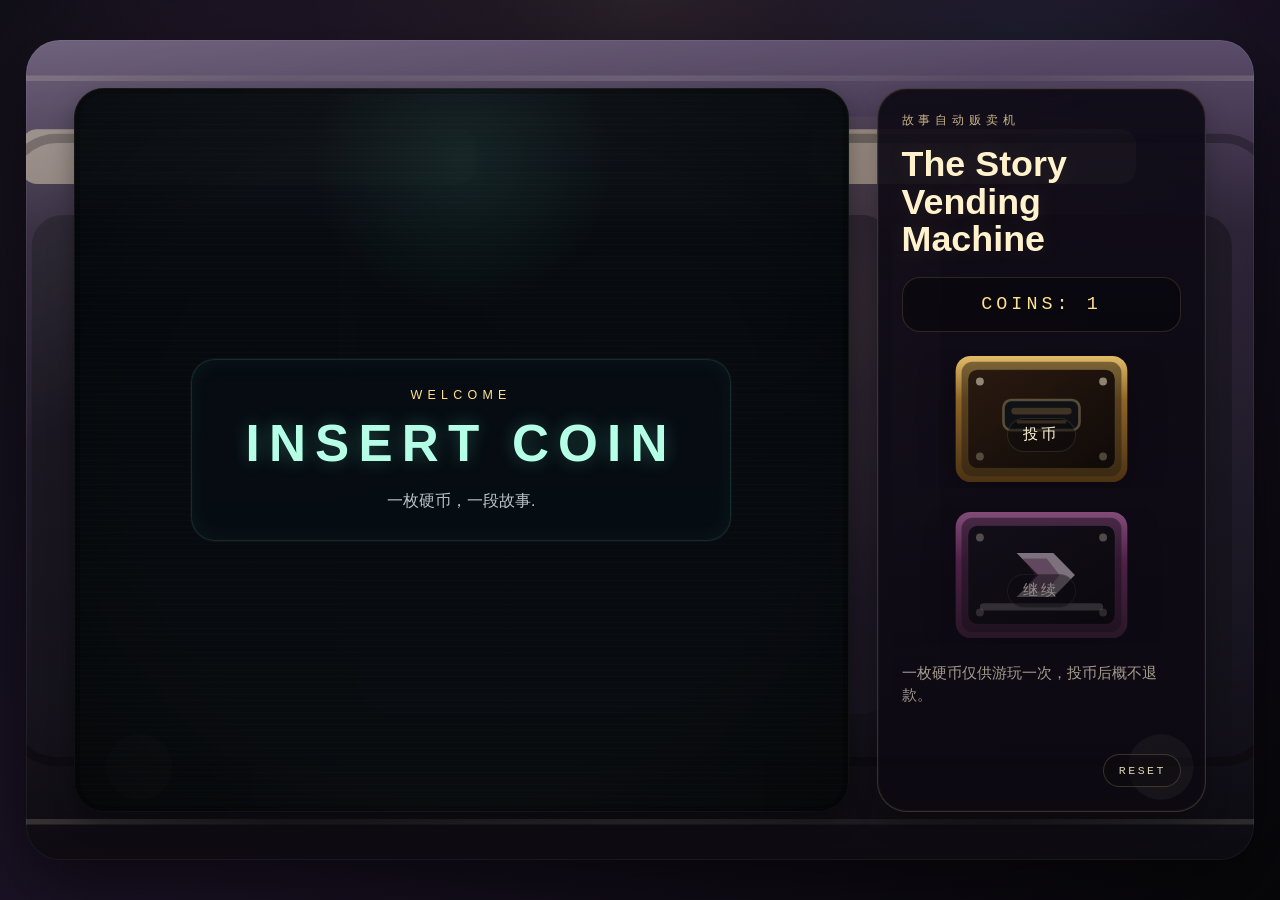
<file: everytech/index.html>
<!DOCTYPE html>
<html lang="en">
<head>
  <meta charset="UTF-8">
  <meta name="viewport" content="width=device-width, initial-scale=1.0">
  <title>The Story Vending Machine</title>
  <link rel="stylesheet" href="./styles.css">
</head>
<body>
  <main class="page">
    <section class="machine" id="machine" aria-label="The Story Vending Machine">
      <div class="machine__art" aria-hidden="true"></div>

      <div class="machine__frame">
        <section class="screen" aria-live="polite">
          <div class="screen__lights screen__lights--top" aria-hidden="true"></div>
          <div class="screen__lights screen__lights--right" aria-hidden="true"></div>
          <div class="screen__lights screen__lights--bottom" aria-hidden="true"></div>
          <div class="screen__lights screen__lights--left" aria-hidden="true"></div>

          <div class="view view--idle" data-view="idle">
            <div class="idle-card">
              <p class="idle-card__eyebrow">WELCOME</p>
              <h2 class="idle-card__title">INSERT COIN</h2>
              <p class="idle-card__copy">一枚硬币，一段故事.</p>
            </div>
          </div>

          <div class="view view--boot" data-view="boot" hidden>
            <div class="boot-card">
              <p class="boot-card__title" id="bootTitle"></p>
              <p class="boot-card__subtitle" id="bootSubtitle"></p>
            </div>
          </div>

          <div class="view view--chat" data-view="chat" hidden>
            <div class="chat-shell">
              <div class="chat-log" id="chatLog"></div>
            </div>
          </div>

          <div class="view view--complete" data-view="complete" hidden>
            <div class="complete-card">
              <p class="complete-card__eyebrow">END OF LINE</p>
              <h2 class="complete-card__title">STORY COMPLETE</h2>
              <p class="complete-card__copy">随着机器发出的光黯淡下来，屏幕后面的故事也随之沉默.</p>
            </div>
          </div>
        </section>

        <aside class="panel" aria-label="Machine controls">
          <p class="panel__eyebrow">故事自动贩卖机</p>
          <h1 class="panel__title" id="storyTitle">The Story Vending Machine</h1>

          <div class="counter" id="coinCounter">COINS: 1</div>

          <button class="machine-button machine-button--coin" id="coinButton" type="button">
            <span class="machine-button__art" aria-hidden="true"></span>
            <span class="machine-button__label">投币</span>
          </button>

          <button class="machine-button machine-button--next" id="nextButton" type="button" disabled>
            <span class="machine-button__art" aria-hidden="true"></span>
            <span class="machine-button__label">继续</span>
          </button>

          <p class="panel__hint" id="panelHint">一枚硬币仅供游玩一次，投币后概不退款。</p>

          <div class="panel__footer">
            <button class="reset-button" id="resetButton" type="button">RESET</button>
          </div>
        </aside>
      </div>

      <div class="toast" id="toast" role="status" aria-live="polite" hidden></div>
    </section>
  </main>

  <script type="module" src="./script.js"></script>
</body>
</html>
</file>
<file: everytech/styles.css>
:root {
  --page-bg-1: #110f18;
  --page-bg-2: #1c1327;
  --page-bg-3: #07070a;
  --machine-body: url("./assets/machine-body.svg");
  --coin-slot-skin: url("./assets/coin-slot.svg");
  --next-slot-skin: url("./assets/next-button.svg");
  --screen-bg: rgba(8, 12, 16, 0.92);
  --screen-line: rgba(129, 255, 220, 0.15);
  --screen-text: #b5ffe7;
  --screen-dim: rgba(181, 255, 231, 0.45);
  --panel-bg: rgba(17, 10, 24, 0.7);
  --panel-border: rgba(255, 218, 145, 0.18);
  --accent: #ffe08d;
  --accent-2: #ff7ce2;
  --shadow: rgba(0, 0, 0, 0.55);
}

* {
  box-sizing: border-box;
}

html,
body {
  margin: 0;
  min-height: 100%;
}

body {
  font-family: "Trebuchet MS", "Segoe UI", sans-serif;
  color: #f4e7cf;
  background:
    radial-gradient(circle at top, rgba(255, 214, 140, 0.08), transparent 30%),
    radial-gradient(circle at 20% 20%, rgba(255, 125, 226, 0.09), transparent 24%),
    radial-gradient(circle at 80% 15%, rgba(103, 245, 206, 0.08), transparent 20%),
    linear-gradient(135deg, var(--page-bg-1), var(--page-bg-2) 48%, var(--page-bg-3));
  overflow: hidden;
}

.page {
  min-height: 100vh;
  display: grid;
  place-items: center;
  padding: 24px;
}

.machine {
  position: relative;
  width: min(96vw, 1320px);
  aspect-ratio: 16 / 9;
  min-height: min(92vh, 820px);
  padding: 26px;
  border-radius: 34px;
  overflow: hidden;
  background:
    var(--machine-body) center center / cover no-repeat,
    linear-gradient(180deg, rgba(41, 28, 50, 0.8), rgba(11, 10, 16, 0.96));
  box-shadow:
    0 28px 80px rgba(0, 0, 0, 0.6),
    inset 0 0 0 1px rgba(255, 255, 255, 0.06);
}

.machine__art {
  position: absolute;
  inset: 0;
  background:
    linear-gradient(160deg, rgba(255, 255, 255, 0.12), transparent 32%),
    linear-gradient(345deg, rgba(0, 0, 0, 0.12), transparent 45%);
  pointer-events: none;
}

.machine__frame {
  position: relative;
  z-index: 1;
  height: 100%;
  display: grid;
  grid-template-columns: minmax(0, 2.35fr) minmax(280px, 1fr);
  gap: 28px;
  padding: 22px;
}

.screen,
.panel {
  min-height: 0;
}

.screen {
  position: relative;
  overflow: hidden;
  border-radius: 30px;
  background:
    radial-gradient(circle at 50% 10%, rgba(106, 255, 212, 0.08), transparent 20%),
    linear-gradient(180deg, rgba(6, 11, 16, 0.98), rgba(5, 8, 11, 0.93));
  box-shadow:
    inset 0 0 0 1px rgba(255, 255, 255, 0.06),
    inset 0 0 0 6px rgba(0, 0, 0, 0.32),
    0 10px 25px rgba(0, 0, 0, 0.35);
}

.screen::before,
.screen::after {
  content: "";
  position: absolute;
  inset: 0;
  pointer-events: none;
}

.screen::before {
  background:
    repeating-linear-gradient(
      to bottom,
      rgba(255, 255, 255, 0.02) 0,
      rgba(255, 255, 255, 0.02) 1px,
      transparent 1px,
      transparent 6px
    );
  opacity: 0.6;
}

.screen::after {
  background:
    radial-gradient(circle at center, transparent 58%, rgba(0, 0, 0, 0.36)),
    linear-gradient(180deg, rgba(255, 255, 255, 0.04), transparent 30%, rgba(255, 255, 255, 0.02));
  opacity: 0.95;
}

.screen__lights {
  position: absolute;
  z-index: 2;
  opacity: 0;
  transition: opacity 1.4s ease;
  pointer-events: none;
  filter: drop-shadow(0 0 8px rgba(255, 224, 141, 0.8));
  animation-play-state: paused;
}

.screen__lights--top,
.screen__lights--bottom {
  left: 18px;
  right: 18px;
  height: 14px;
  background-image: radial-gradient(circle, rgba(255, 232, 169, 0.98) 0 34%, transparent 37%);
  background-size: 22px 14px;
}

.screen__lights--top {
  top: 12px;
  animation: lightsPulse 1.15s ease-in-out infinite;
}

.screen__lights--bottom {
  bottom: 12px;
  animation: lightsPulse 1.15s ease-in-out infinite 0.45s;
}

.screen__lights--left,
.screen__lights--right {
  top: 18px;
  bottom: 18px;
  width: 14px;
  background-image: radial-gradient(circle, rgba(255, 125, 226, 0.96) 0 34%, transparent 37%);
  background-size: 14px 22px;
}

.screen__lights--left {
  left: 12px;
  animation: lightsPulse 1.15s ease-in-out infinite 0.25s;
}

.screen__lights--right {
  right: 12px;
  animation: lightsPulse 1.15s ease-in-out infinite 0.65s;
}

.machine.is-active .screen__lights,
.machine.is-complete .screen__lights {
  opacity: 1;
  animation-play-state: running;
}

.machine.is-complete .screen__lights {
  opacity: 0.48;
  transition-duration: 2.4s;
}

.view {
  position: absolute;
  inset: 28px;
  z-index: 1;
  min-height: 0;
}

.view[hidden] {
  display: none;
}

.view--idle,
.view--boot,
.view--complete {
  display: grid;
  place-items: center;
}

.idle-card,
.boot-card,
.complete-card {
  width: min(100%, 540px);
  padding: 28px 30px;
  border-radius: 24px;
  background: linear-gradient(180deg, rgba(7, 13, 19, 0.72), rgba(7, 13, 19, 0.92));
  border: 1px solid rgba(118, 255, 217, 0.13);
  box-shadow:
    0 0 0 1px rgba(255, 255, 255, 0.03),
    inset 0 0 22px rgba(95, 255, 201, 0.05);
  text-align: center;
}

.idle-card__eyebrow,
.complete-card__eyebrow {
  margin: 0 0 12px;
  color: var(--accent);
  font-size: 0.78rem;
  letter-spacing: 0.42em;
  text-transform: uppercase;
}

.idle-card__title,
.complete-card__title {
  margin: 0;
  color: var(--screen-text);
  font-size: clamp(2rem, 4vw, 4rem);
  letter-spacing: 0.18em;
  text-shadow: 0 0 18px rgba(111, 255, 215, 0.25);
}

.idle-card__copy,
.complete-card__copy {
  margin: 16px 0 0;
  color: rgba(232, 241, 246, 0.8);
  font-size: 0.98rem;
  line-height: 1.5;
}

.boot-card {
  text-align: left;
  font-family: "Courier New", Courier, monospace;
}

.boot-card__title,
.boot-card__subtitle {
  margin: 0;
  color: var(--screen-text);
  text-shadow: 0 0 8px rgba(81, 255, 201, 0.25);
}

.boot-card__title {
  min-height: 3.5em;
  font-size: clamp(1.4rem, 2.8vw, 2.4rem);
  letter-spacing: 0.18em;
}

.boot-card__subtitle {
  margin-top: 14px;
  font-size: clamp(1rem, 1.8vw, 1.25rem);
  letter-spacing: 0.3em;
  color: rgba(181, 255, 231, 0.8);
}

.chat-shell {
  position: relative;
  height: 100%;
  border-radius: 24px;
  background:
    linear-gradient(180deg, rgba(10, 15, 18, 0.96), rgba(4, 9, 11, 0.98)),
    radial-gradient(circle at top, rgba(68, 255, 210, 0.08), transparent 42%);
  border: 1px solid rgba(118, 255, 217, 0.16);
  box-shadow:
    inset 0 0 0 1px rgba(255, 255, 255, 0.03),
    inset 0 0 20px rgba(73, 255, 205, 0.08);
  overflow: hidden;
}

.chat-shell::before {
  content: "";
  position: absolute;
  inset: 0;
  pointer-events: none;
  background:
    repeating-linear-gradient(
      to bottom,
      rgba(255, 255, 255, 0.02) 0,
      rgba(255, 255, 255, 0.02) 1px,
      transparent 1px,
      transparent 5px
    );
  opacity: 0.4;
}

.chat-log {
  position: relative;
  height: 100%;
  padding: 22px;
  overflow-y: auto;
  color: var(--screen-text);
  font-family: "Courier New", Courier, monospace;
  scrollbar-color: rgba(128, 255, 218, 0.55) rgba(255, 255, 255, 0.05);
}

.chat-log::-webkit-scrollbar {
  width: 10px;
}

.chat-log::-webkit-scrollbar-track {
  background: rgba(255, 255, 255, 0.04);
}

.chat-log::-webkit-scrollbar-thumb {
  background: rgba(128, 255, 218, 0.55);
  border-radius: 999px;
}

.message {
  max-width: 86%;
  margin: 0 0 16px;
  padding: 14px 16px;
  border-radius: 18px;
  background: rgba(12, 24, 22, 0.78);
  border: 1px solid rgba(126, 255, 223, 0.14);
  box-shadow: 0 0 18px rgba(0, 0, 0, 0.18);
}

.message__speaker {
  display: block;
  margin-bottom: 8px;
  color: var(--accent);
  font-size: 0.72rem;
  letter-spacing: 0.28em;
  text-transform: uppercase;
}

.message__body {
  margin: 0;
  font-size: 1rem;
  line-height: 1.6;
  color: rgba(189, 255, 234, 0.95);
}

.message--typing {
  display: inline-flex;
  gap: 6px;
  align-items: center;
  padding-block: 16px;
}

.message--typing .typing-dot {
  width: 8px;
  height: 8px;
  border-radius: 50%;
  background: var(--screen-text);
  opacity: 0.25;
  animation: typingDot 1s infinite ease-in-out;
}

.message--typing .typing-dot:nth-child(2) {
  animation-delay: 0.15s;
}

.message--typing .typing-dot:nth-child(3) {
  animation-delay: 0.3s;
}

.message--end {
  max-width: 100%;
  margin-top: 20px;
  border-style: dashed;
  background: rgba(32, 16, 23, 0.78);
  border-color: rgba(255, 224, 141, 0.24);
}

.message--end .message__body {
  color: #fff2cc;
  letter-spacing: 0.08em;
}

.panel {
  display: flex;
  flex-direction: column;
  gap: 18px;
  justify-content: flex-start;
  padding: 24px;
  border-radius: 30px;
  background:
    linear-gradient(180deg, rgba(14, 10, 22, 0.94), rgba(12, 8, 17, 0.76)),
    linear-gradient(150deg, rgba(255, 227, 154, 0.05), transparent 35%);
  border: 1px solid var(--panel-border);
  box-shadow:
    inset 0 0 0 1px rgba(255, 255, 255, 0.03),
    0 12px 26px rgba(0, 0, 0, 0.24);
}

.panel__eyebrow {
  margin: 0;
  color: rgba(255, 232, 169, 0.76);
  font-size: 0.72rem;
  letter-spacing: 0.42em;
  text-transform: uppercase;
}

.panel__title {
  margin: 0;
  color: #fff2cc;
  font-size: clamp(2rem, 2.8vw, 3.2rem);
  line-height: 1.05;
  text-shadow: 0 0 24px rgba(255, 224, 141, 0.12);
}

.counter {
  padding: 16px 18px;
  border-radius: 18px;
  background: rgba(0, 0, 0, 0.34);
  border: 1px solid rgba(255, 224, 141, 0.14);
  color: var(--accent);
  font-family: "Courier New", Courier, monospace;
  font-size: 1.15rem;
  letter-spacing: 0.22em;
  text-align: center;
}

.machine-button {
  position: relative;
  display: grid;
  place-items: center;
  min-height: 138px;
  padding: 0;
  border: 0;
  border-radius: 26px;
  background: transparent;
  color: #fff7db;
  cursor: pointer;
  overflow: hidden;
  transition:
    transform 160ms ease,
    filter 160ms ease,
    opacity 160ms ease;
}

.machine-button__art {
  position: absolute;
  inset: 0;
  background-repeat: no-repeat;
  background-position: center;
  background-size: 100% 100%;
  filter: drop-shadow(0 10px 18px rgba(0, 0, 0, 0.3));
}

.machine-button--coin .machine-button__art {
  background-image: var(--coin-slot-skin);
}

.machine-button--next .machine-button__art {
  background-image: var(--next-slot-skin);
}

.machine-button__label {
  position: relative;
  z-index: 1;
  margin-top: 32px;
  padding: 0.36rem 0.9rem;
  border-radius: 999px;
  background: rgba(12, 12, 14, 0.48);
  border: 1px solid rgba(255, 255, 255, 0.1);
  font-size: 0.95rem;
  letter-spacing: 0.26em;
  text-transform: uppercase;
}

.machine-button:hover:not(:disabled) {
  transform: translateY(-2px);
  filter: brightness(1.08);
}

.machine-button:active:not(:disabled),
.machine-button.is-inserting {
  transform: translateY(3px) scale(0.98);
}

.machine-button:disabled {
  cursor: not-allowed;
  opacity: 0.55;
  filter: grayscale(0.18);
}

.machine-button.is-inserting .machine-button__art {
  animation: coinInsert 0.62s ease-in-out;
}

.machine-button.is-inserting .machine-button__label {
  animation: labelPulse 0.62s ease-in-out;
}

.panel__hint {
  margin: 0;
  color: rgba(239, 224, 198, 0.68);
  font-size: 0.92rem;
  line-height: 1.5;
}

.panel__footer {
  margin-top: auto;
  display: flex;
  justify-content: flex-end;
}

.reset-button {
  padding: 0.55rem 0.9rem;
  border: 1px solid rgba(255, 224, 141, 0.18);
  border-radius: 999px;
  background: rgba(12, 12, 14, 0.52);
  color: rgba(255, 242, 204, 0.86);
  font-family: "Courier New", Courier, monospace;
  font-size: 0.72rem;
  letter-spacing: 0.22em;
  text-transform: uppercase;
  cursor: pointer;
  transition: transform 160ms ease, filter 160ms ease, opacity 160ms ease;
}

.reset-button:hover:not(:disabled) {
  transform: translateY(-1px);
  filter: brightness(1.08);
}

.reset-button:active:not(:disabled) {
  transform: translateY(1px);
}

.reset-button:disabled {
  cursor: not-allowed;
  opacity: 0.45;
}

.toast {
  position: absolute;
  top: 24px;
  right: 24px;
  z-index: 5;
  padding: 14px 18px;
  border-radius: 16px;
  background: rgba(15, 10, 18, 0.94);
  border: 1px solid rgba(255, 224, 141, 0.24);
  color: var(--accent);
  font-family: "Courier New", Courier, monospace;
  font-size: 0.95rem;
  letter-spacing: 0.18em;
  box-shadow: 0 12px 24px rgba(0, 0, 0, 0.3);
  opacity: 0;
  transform: translateY(-10px);
  transition:
    opacity 200ms ease,
    transform 200ms ease;
}

.toast.is-visible {
  opacity: 1;
  transform: translateY(0);
}

.machine.is-complete .panel {
  opacity: 0.92;
}

.machine.is-complete .panel,
.machine.is-complete .screen {
  filter: saturate(0.88) brightness(0.88);
}

@keyframes lightsPulse {
  from {
    opacity: 0.55;
    filter: brightness(0.9) drop-shadow(0 0 6px rgba(255, 224, 141, 0.45));
  }
  to {
    opacity: 1;
    filter: brightness(1.2) drop-shadow(0 0 10px rgba(255, 224, 141, 0.88));
  }
}

@keyframes typingDot {
  0%,
  80%,
  100% {
    transform: translateY(0);
    opacity: 0.18;
  }
  40% {
    transform: translateY(-4px);
    opacity: 1;
  }
}

@keyframes coinInsert {
  0% {
    transform: scale(1) translateY(0);
    filter: brightness(1);
  }
  35% {
    transform: scale(0.98) translateY(2px);
    filter: brightness(1.15);
  }
  70% {
    transform: scale(1.03) translateY(-3px);
    filter: brightness(1.35);
  }
  100% {
    transform: scale(1) translateY(0);
    filter: brightness(1);
  }
}

@keyframes labelPulse {
  0%,
  100% {
    transform: translateY(0);
  }
  40% {
    transform: translateY(-1px);
  }
}

@media (max-width: 1080px) {
  body {
    overflow: auto;
  }

  .machine {
    aspect-ratio: auto;
    min-height: auto;
  }

  .machine__frame {
    grid-template-columns: 1fr;
  }

  .screen {
    min-height: 52vh;
  }
}

@media (max-width: 720px) {
  .page {
    padding: 14px;
  }

  .machine {
    width: 100%;
    border-radius: 24px;
  }

  .machine__frame {
    padding: 12px;
    gap: 16px;
  }

  .panel {
    padding: 18px;
  }

  .machine-button {
    min-height: 120px;
  }
}
</file>
